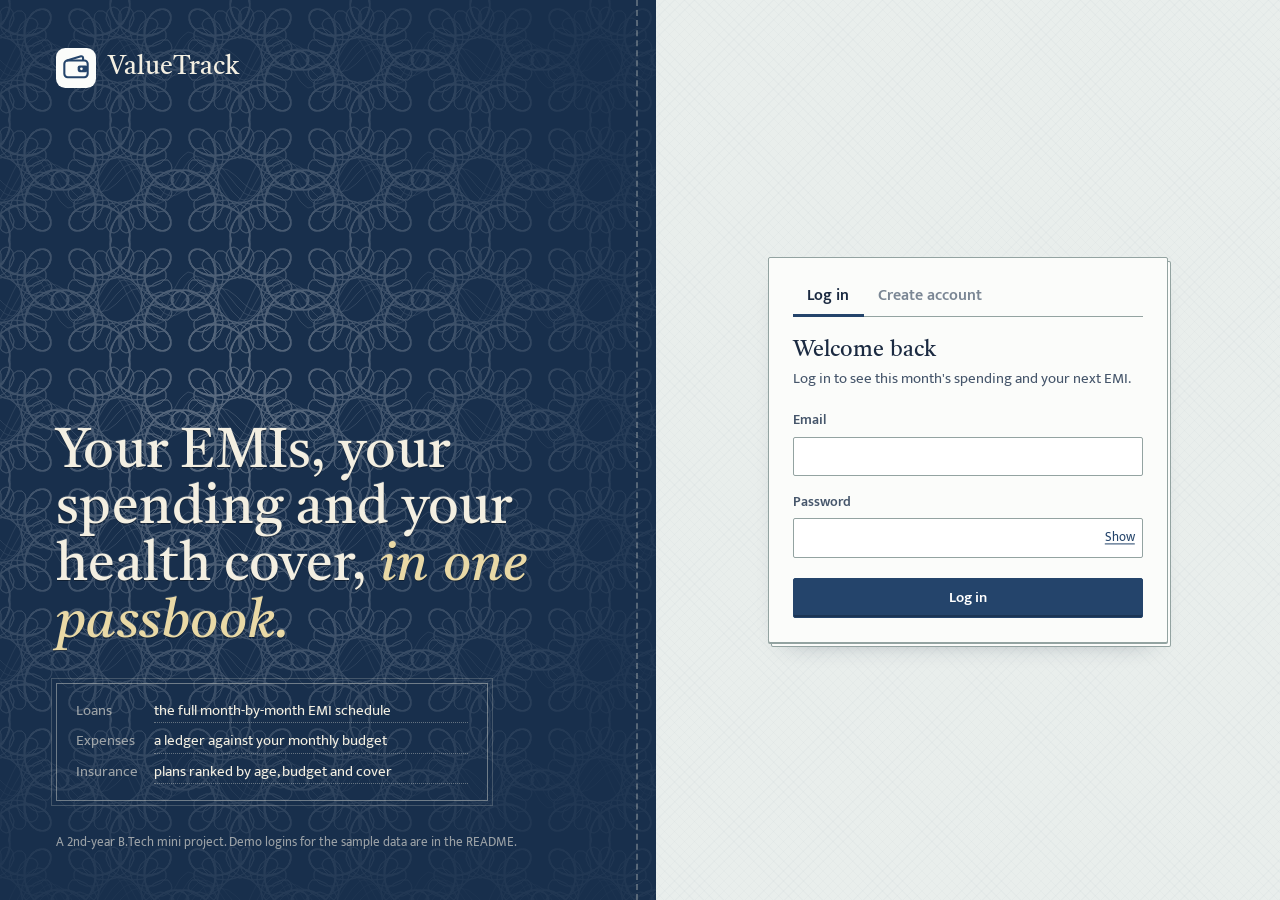
<file: frontend/index.html>
<!DOCTYPE html>
<html lang="en-IN">
<head>
    <meta charset="UTF-8">
    <meta name="viewport" content="width=device-width, initial-scale=1.0">
    <title>ValueTrack – log in</title>
    <meta name="description" content="Keep track of your loans, monthly spending and health insurance in one place.">
    <link rel="icon" href="img/logo.svg">
    <link rel="stylesheet" href="css/styles.css">
</head>
<body>
    <div class="cover-page">
        <section class="cover">
            <div class="cover-brand"><img src="img/logo.svg" alt="">ValueTrack</div>

            <h1 class="cover-title">Your EMIs, your spending and your health cover, <em>in one passbook.</em></h1>

            <dl class="cover-label">
                <dt>Loans</dt><dd>the full month-by-month EMI schedule</dd>
                <dt>Expenses</dt><dd>a ledger against your monthly budget</dd>
                <dt>Insurance</dt><dd>plans ranked by age, budget and cover</dd>
            </dl>

            <p class="cover-foot">A 2nd-year B.Tech mini project. Demo logins for the sample data are in the README.</p>
        </section>

        <main class="cover-form">
            <div class="sheet">
                <div class="tabs" role="tablist">
                    <button type="button" class="active" data-target="loginSection" role="tab">Log in</button>
                    <button type="button" data-target="registerSection" role="tab">Create account</button>
                </div>

                <div id="loginSection" class="auth-form">
                    <h2>Welcome back</h2>
                    <p class="lede">Log in to see this month's spending and your next EMI.</p>
                    <div id="loginAlert"></div>
                    <form id="loginForm">
                        <div class="field">
                            <label for="loginEmail">Email</label>
                            <input class="form-input" type="email" id="loginEmail" autocomplete="email" required>
                        </div>
                        <div class="field">
                            <label for="loginPassword">Password</label>
                            <div class="pw-wrap">
                                <input class="form-input" type="password" id="loginPassword" autocomplete="current-password" required>
                                <button type="button" class="link-btn pw-toggle" data-for="loginPassword">Show</button>
                            </div>
                        </div>
                        <div class="form-actions">
                            <button type="submit" class="btn btn-full">Log in</button>
                        </div>
                    </form>
                </div>

                <div id="registerSection" class="auth-form hidden">
                    <h2>Open a new passbook</h2>
                    <p class="lede">It only takes your name, email and a password.</p>
                    <div id="registerAlert"></div>
                    <form id="registerForm">
                        <div class="field">
                            <label for="registerName">Your name</label>
                            <input class="form-input" type="text" id="registerName" autocomplete="name" required>
                        </div>
                        <div class="field">
                            <label for="registerEmail">Email</label>
                            <input class="form-input" type="email" id="registerEmail" autocomplete="email" required>
                        </div>
                        <div class="field">
                            <label for="registerPassword">Password</label>
                            <div class="pw-wrap">
                                <input class="form-input" type="password" id="registerPassword" autocomplete="new-password" minlength="8" required>
                                <button type="button" class="link-btn pw-toggle" data-for="registerPassword">Show</button>
                            </div>
                            <span class="form-help">At least 8 characters, with at least one number.</span>
                        </div>
                        <div class="field">
                            <label for="registerConfirm">Password again</label>
                            <input class="form-input" type="password" id="registerConfirm" autocomplete="new-password" required>
                        </div>
                        <div class="form-actions">
                            <button type="submit" class="btn btn-full">Create account</button>
                        </div>
                    </form>
                </div>
            </div>
        </main>
    </div>

    <script src="js/api.js"></script>
    <script src="js/auth.js"></script>
</body>
</html>
</file>
<file: frontend/css/styles.css>
/* ValueTrack styles
   The look is borrowed from an Indian bank passbook: pale security-paper
   background, ink-blue print, ruled ledger rows and typewriter figures.
   Fonts: Tiro Devanagari Hindi (Tiro Typeworks) for headings, Mukta (Ek Type,
   Mumbai) for text, Courier Prime for money. */

@import url('https://fonts.googleapis.com/css2?family=Courier+Prime:wght@400;700&family=Mukta:wght@400;500;600;700&family=Tiro+Devanagari+Hindi:ital@0;1&display=swap');

:root {
    --paper: #e9eeec;
    --paper-dark: #dde4e1;
    --sheet: #fbfcfa;
    --ink: #1b2a41;
    --ink-2: #46566b;
    --ink-3: #7a8694;
    --rule: #cdd6d3;
    --rule-strong: #93a3a1;

    --blue: #24446b;
    --blue-dark: #182f4c;
    --blue-wash: #e4ebf3;
    --green: #2f6b45;
    --green-wash: #e3efe6;
    --amber: #95660f;
    --amber-wash: #f5ecd7;
    --red: #b23a2e;
    --red-wash: #f6e3e0;

    --display: 'Tiro Devanagari Hindi', Georgia, serif;
    --text: 'Mukta', 'Segoe UI', Tahoma, sans-serif;
    --maroon: #8a2b2b;
    --figures: 'Courier Prime', 'Courier New', monospace;
    --width: 1120px;
}

*, *::before, *::after { box-sizing: border-box; margin: 0; padding: 0; }

html { font-size: 16px; }

body {
    font-family: var(--text);
    font-size: 1rem;
    line-height: 1.5;
    color: var(--ink);
    background-color: var(--paper);
    /* faint guilloche-ish grain, like passbook paper */
    background-image:
        repeating-linear-gradient(45deg, rgba(36, 68, 107, 0.025) 0 1px, transparent 1px 7px),
        repeating-linear-gradient(-45deg, rgba(36, 68, 107, 0.025) 0 1px, transparent 1px 7px);
    min-height: 100vh;
}

a { color: var(--blue); text-underline-offset: 2px; }
a:hover { color: var(--blue-dark); }

h1, h2, h3, h4 { font-weight: 700; line-height: 1.2; color: var(--ink); }
h1, h2, h3 { font-family: var(--display); font-weight: 400; letter-spacing: 0.005em; }
h1 { font-size: 2.2rem; }
h2 { font-size: 1.4rem; }
h3 { font-size: 1.2rem; }
h4 { font-size: 1rem; }

p + p { margin-top: 0.6rem; }

code { font-family: var(--figures); font-size: 0.9em; }
.formula { display: block; margin: 0.4rem 0; padding: 0.4rem 0.6rem; background: var(--paper-dark); font-size: 0.85rem; white-space: nowrap; overflow-x: auto; }

.fig, .money { font-family: var(--figures); font-variant-numeric: tabular-nums; white-space: nowrap; }
.hidden { display: none !important; }

/* ---------- Header / navigation ---------- */

.site-head {
    background: var(--blue);
    color: #fff;
    border-bottom: 3px double rgba(255, 255, 255, 0.35);
}

.site-head-inner {
    max-width: var(--width);
    margin: 0 auto;
    padding: 0 1.25rem;
    display: flex;
    align-items: center;
    gap: 2rem;
    min-height: 56px;
}

.wordmark {
    display: flex;
    align-items: center;
    gap: 0.55rem;
    color: #fff;
    text-decoration: none;
    font-weight: 700;
    font-size: 1.15rem;
    letter-spacing: 0.01em;
}
.wordmark:hover { color: #fff; }
.wordmark img { width: 26px; height: 26px; display: block; }

.site-nav { display: flex; align-self: stretch; gap: 0.25rem; flex: 1; }

.site-nav a {
    display: flex;
    align-items: center;
    padding: 0 0.9rem;
    color: rgba(255, 255, 255, 0.78);
    text-decoration: none;
    font-weight: 500;
    border-bottom: 3px solid transparent;
    margin-bottom: -3px;
}
.site-nav a:hover { color: #fff; }
.site-nav a.active { color: #fff; border-bottom-color: #fff; }

.site-user { display: flex; align-items: center; gap: 1rem; font-size: 0.92rem; color: rgba(255, 255, 255, 0.85); }
.site-user button {
    background: none;
    border: 1px solid rgba(255, 255, 255, 0.45);
    color: #fff;
    font: inherit;
    font-size: 0.85rem;
    padding: 0.15rem 0.7rem;
    border-radius: 2px;
    cursor: pointer;
}
.site-user button:hover { background: rgba(255, 255, 255, 0.12); }

/* ---------- Page ---------- */

.page {
    max-width: var(--width);
    margin: 0 auto;
    padding: 2rem 1.25rem 4rem;
}

.page-title { margin-bottom: 1.5rem; }
.page-title h1 { margin-bottom: 0.2rem; }
.page-title p { color: var(--ink-2); max-width: 46rem; }

.sheet {
    background: var(--sheet);
    border: 1px solid var(--rule-strong);
    border-radius: 2px;
    padding: 1.5rem;
}
.sheet + .sheet { margin-top: 1.5rem; }
.cols > .sheet + .sheet, .cols > * + * { margin-top: 0; }

.sheet-head {
    display: flex;
    align-items: baseline;
    justify-content: space-between;
    gap: 1rem;
    flex-wrap: wrap;
    padding-bottom: 0.6rem;
    margin-bottom: 1rem;
    border-bottom: 1px solid var(--rule);
}
.sheet-head p { color: var(--ink-3); font-size: 0.9rem; }

.sheet.flush { padding: 0; }
.sheet.flush .sheet-head { padding: 1.1rem 1.5rem 0.6rem; margin-bottom: 0; }

.cols { display: grid; gap: 1.5rem; }
.cols-2 { grid-template-columns: 1fr 1fr; }
.cols-wide-left { grid-template-columns: 1.6fr 1fr; }
.cols-narrow-left { grid-template-columns: minmax(280px, 1fr) 2fr; align-items: start; }
.stack > * + * { margin-top: 1.5rem; }

.muted { color: var(--ink-3); }
.small { font-size: 0.875rem; }
.tiny { font-size: 0.78rem; }

/* ---------- Forms ---------- */

.field { display: flex; flex-direction: column; gap: 0.3rem; }
.field + .field { margin-top: 1rem; }
.fields > .field + .field { margin-top: 0; }
.fields { display: grid; gap: 1rem; }
.fields-2 { grid-template-columns: 1fr 1fr; }
.fields-4 { grid-template-columns: repeat(4, 1fr); }

label, .form-label {
    font-size: 0.9rem;
    font-weight: 600;
    color: var(--ink-2);
}

.form-input, .form-select, .form-textarea {
    width: 100%;
    font: inherit;
    color: var(--ink);
    background: #fff;
    border: 1px solid var(--rule-strong);
    border-radius: 2px;
    padding: 0.5rem 0.65rem;
    line-height: 1.4;
}
.form-input:not([type="file"]), .form-select { height: 2.45rem; }
.form-input[type="file"] { padding: 0.35rem; font-size: 0.9rem; }
.form-input:focus, .form-select:focus, .form-textarea:focus {
    outline: 2px solid var(--blue);
    outline-offset: -1px;
    border-color: var(--blue);
}
.form-input::placeholder, .form-textarea::placeholder { color: #a3adb8; }
.form-input[type="number"], .form-input.fig { font-family: var(--figures); }
.form-textarea { resize: vertical; min-height: 6rem; font-family: var(--figures); font-size: 0.85rem; }

.with-unit { position: relative; }
.with-unit .unit {
    position: absolute;
    top: 50%;
    transform: translateY(-50%);
    color: var(--ink-3);
    font-family: var(--figures);
    pointer-events: none;
}
.with-unit .unit.left { left: 0.65rem; }
.with-unit .unit.right { right: 0.65rem; }
.with-unit .unit.left + .form-input { padding-left: 1.6rem; }
.with-unit .form-input.pad-right { padding-right: 1.8rem; }

.form-help { font-size: 0.8rem; color: var(--ink-3); margin-top: 0.2rem; }

.check {
    display: flex;
    align-items: flex-start;
    gap: 0.55rem;
    font-weight: 500;
    color: var(--ink);
    cursor: pointer;
}
.check input { width: 1.05rem; height: 1.05rem; margin-top: 0.2rem; accent-color: var(--blue); flex-shrink: 0; }
.check span { display: block; }
.check .form-help { margin-top: 0; }
.checks { display: flex; flex-direction: column; gap: 0.6rem; }
.checks.inline { flex-direction: row; flex-wrap: wrap; gap: 1.5rem; }

.form-actions {
    display: flex;
    justify-content: flex-end;
    align-items: center;
    gap: 0.75rem;
    margin-top: 1.25rem;
}

fieldset { border: none; }
legend { font-size: 0.9rem; font-weight: 600; color: var(--ink-2); margin-bottom: 0.5rem; }

/* ---------- Buttons ---------- */

.btn {
    display: inline-flex;
    align-items: center;
    justify-content: center;
    gap: 0.4rem;
    font: inherit;
    font-weight: 600;
    font-size: 0.95rem;
    padding: 0.5rem 1.1rem;
    border-radius: 2px;
    border: 1px solid var(--blue);
    background: var(--blue);
    color: #fff;
    cursor: pointer;
    text-decoration: none;
    white-space: nowrap;
}
.btn:hover { background: var(--blue-dark); border-color: var(--blue-dark); color: #fff; }
.btn:disabled { opacity: 0.55; cursor: default; }
.btn-primary { /* same as .btn */ }
.btn-secondary, .btn-outline {
    background: transparent;
    color: var(--blue);
}
.btn-secondary:hover, .btn-outline:hover { background: var(--blue-wash); color: var(--blue-dark); }
.btn-danger { background: var(--red); border-color: var(--red); }
.btn-danger:hover { background: #8f2e24; border-color: #8f2e24; }
.btn-sm { font-size: 0.85rem; padding: 0.2rem 0.65rem; }
.btn-full { width: 100%; }

.link-btn {
    background: none;
    border: none;
    padding: 0;
    font: inherit;
    font-size: 0.9rem;
    color: var(--blue);
    text-decoration: underline;
    text-underline-offset: 2px;
    cursor: pointer;
}
.link-btn:hover { color: var(--blue-dark); }
.link-btn.danger { color: var(--red); }

.spinner {
    width: 0.9em;
    height: 0.9em;
    border: 2px solid rgba(255, 255, 255, 0.4);
    border-top-color: #fff;
    border-radius: 50%;
    animation: spin 0.7s linear infinite;
}
@keyframes spin { to { transform: rotate(360deg); } }

/* ---------- Ledger tables ---------- */

.table-wrap { overflow-x: auto; }
.table-wrap.scroll { max-height: 34rem; overflow-y: auto; }

table { width: 100%; border-collapse: collapse; font-size: 0.95rem; }

thead th {
    text-align: left;
    font-weight: 600;
    font-size: 0.85rem;
    color: var(--ink-2);
    padding: 0.55rem 0.75rem;
    border-bottom: 3px double var(--rule-strong);
    background: var(--sheet);
    white-space: nowrap;
}
.table-wrap.scroll thead th { position: sticky; top: 0; z-index: 1; }

tbody td {
    padding: 0.5rem 0.75rem;
    border-bottom: 1px solid var(--rule);
    vertical-align: top;
}
tbody tr:nth-child(even) td { background: rgba(221, 228, 225, 0.35); }
tbody tr.group td {
    background: var(--paper-dark);
    font-weight: 700;
    font-size: 0.85rem;
    color: var(--ink-2);
    padding-top: 0.3rem;
    padding-bottom: 0.3rem;
}
tfoot td {
    padding: 0.6rem 0.75rem;
    border-top: 3px double var(--rule-strong);
    font-weight: 700;
}

th.num, td.num { text-align: right; }
td.num, td.fig { font-family: var(--figures); font-variant-numeric: tabular-nums; white-space: nowrap; }
td.empty { text-align: center; color: var(--ink-3); padding: 2rem 1rem; }
td.nowrap { white-space: nowrap; }

/* ---------- Tags (small inline labels) ---------- */

.tag, .badge {
    display: inline-block;
    font-size: 0.75rem;
    font-weight: 600;
    line-height: 1.5;
    padding: 0 0.4rem;
    border: 1px solid currentColor;
    border-radius: 2px;
    color: var(--ink-2);
    white-space: nowrap;
    vertical-align: 0.1em;
}
.badge-success, .tag.green { color: var(--green); }
.badge-danger, .tag.red { color: var(--red); }
.badge-warning, .tag.amber { color: var(--amber); }
.badge-info, .badge-primary, .tag.blue { color: var(--blue); }
.badge-neutral, .badge-muted { color: var(--ink-3); }

/* the rubber stamp */
.stamp {
    display: inline-block;
    font-family: var(--figures);
    font-weight: 700;
    font-size: 0.8rem;
    letter-spacing: 0.08em;
    text-transform: uppercase;
    color: var(--red);
    border: 2px solid var(--red);
    border-radius: 3px;
    padding: 0 0.45rem;
    transform: rotate(-4deg);
    opacity: 0.85;
}
.stamp.green { color: var(--green); border-color: var(--green); }

/* ---------- Notices ---------- */

.alert {
    padding: 0.6rem 0.85rem;
    border-left: 4px solid var(--blue);
    background: var(--blue-wash);
    font-size: 0.92rem;
    margin-bottom: 1rem;
}
.alert-success { border-color: var(--green); background: var(--green-wash); }
.alert-danger { border-color: var(--red); background: var(--red-wash); }
.alert-warning { border-color: var(--amber); background: var(--amber-wash); }

/* ---------- Budget meter ---------- */

.meter {
    position: relative;
    height: 14px;
    border: 1px solid var(--rule-strong);
    background: #fff;
    border-radius: 1px;
}
.meter-fill { height: 100%; width: 0; background: var(--green); transition: width 0.3s ease; }
.meter-fill.amber { background: var(--amber); }
.meter-fill.red { background: var(--red); }
.meter-mark {
    position: absolute;
    top: -4px;
    bottom: -4px;
    left: 75%;
    border-left: 1px dashed var(--ink-3);
}
.meter-scale {
    display: flex;
    justify-content: space-between;
    font-family: var(--figures);
    font-size: 0.75rem;
    color: var(--ink-3);
    margin-top: 0.2rem;
}

/* ---------- Dashboard ---------- */


.big-figure {
    font-family: var(--figures);
    font-size: 2.1rem;
    font-weight: 700;
    line-height: 1.1;
    letter-spacing: -0.01em;
}
.big-figure .of { font-size: 1.1rem; font-weight: 400; color: var(--ink-2); }

.month-note { margin: 0.4rem 0 1rem; color: var(--ink-2); }

.facts { list-style: none; }
.facts li {
    display: flex;
    justify-content: space-between;
    align-items: baseline;
    gap: 1rem;
    padding: 0.55rem 0;
    border-bottom: 1px dotted var(--rule-strong);
}
.facts li:first-child { padding-top: 0; }
.facts li:last-child { border-bottom: none; padding-bottom: 0; }
.facts .what { color: var(--ink-2); }
.facts .what small { display: block; color: var(--ink-3); font-size: 0.8rem; }
.facts .value { font-family: var(--figures); font-weight: 700; text-align: right; }
.facts .value small { display: block; font-family: var(--text); font-weight: 400; font-size: 0.8rem; color: var(--ink-3); }

/* hand-made bar charts */
.bars {
    display: flex;
    align-items: flex-end;
    gap: 0.75rem;
    height: 170px;
    padding: 0 0.25rem;
    border-bottom: 1px solid var(--ink-2);
}
.bar {
    flex: 1;
    display: flex;
    flex-direction: column;
    justify-content: flex-end;
    align-items: center;
    height: 100%;
}
.bar-value { font-family: var(--figures); font-size: 0.72rem; color: var(--ink-2); margin-bottom: 0.15rem; }
.bar-col { width: 100%; max-width: 46px; background: var(--blue); min-height: 1px; }
.bar.current .bar-col { background: repeating-linear-gradient(135deg, var(--blue) 0 4px, #4f6c91 4px 7px); }
.bar-col.over { background: var(--red); }
.bar-labels { display: flex; gap: 0.75rem; padding: 0.3rem 0.25rem 0; }
.bar-labels span { flex: 1; text-align: center; font-size: 0.8rem; color: var(--ink-2); }

.hbars { list-style: none; }
.hbars li { display: grid; grid-template-columns: 7.5rem 1fr 6.5rem; gap: 0.6rem; align-items: center; padding: 0.22rem 0; font-size: 0.9rem; }
.hbars .track { height: 10px; background: var(--paper-dark); }
.hbars .fill { height: 100%; background: var(--blue); }
.hbars .amt { font-family: var(--figures); text-align: right; font-size: 0.85rem; }

/* ---------- Loans ---------- */

.summary-line {
    display: flex;
    flex-wrap: wrap;
    gap: 0.5rem 2.5rem;
    padding: 1rem 0 0.25rem;
}
.summary-line div { display: flex; flex-direction: column; }
.summary-line dt { font-size: 0.85rem; color: var(--ink-2); }
.summary-line dd { font-family: var(--figures); font-weight: 700; font-size: 1.25rem; }

.lookup { display: flex; gap: 0.5rem; align-items: flex-end; }
.lookup .field { flex: 1; }

/* ---------- Insurance ---------- */

.plan {
    border: 1px solid var(--rule-strong);
    background: #fff;
    padding: 1rem 1.25rem;
    display: grid;
    grid-template-columns: 2.25rem 1fr auto;
    gap: 0 1rem;
}
.plan + .plan { margin-top: 0.85rem; }
.plan-rank { font-family: var(--figures); font-size: 1.5rem; font-weight: 700; color: var(--ink-3); line-height: 1.2; }
.plan:first-child .plan-rank { color: var(--blue); }
.plan h3 { font-size: 1.1rem; }
.plan .sub { color: var(--ink-2); font-size: 0.9rem; }
.plan-score { text-align: right; }
.plan-score .fig { font-size: 1.5rem; font-weight: 700; }
.plan-score .muted { font-size: 0.8rem; }
.plan-terms {
    grid-column: 2 / 4;
    display: flex;
    flex-wrap: wrap;
    gap: 0.25rem 1.75rem;
    margin-top: 0.6rem;
    font-size: 0.9rem;
}
.plan-terms b { font-family: var(--figures); }
.reasons { grid-column: 2 / 4; list-style: none; margin-top: 0.6rem; padding-top: 0.6rem; border-top: 1px dotted var(--rule-strong); columns: 2; column-gap: 1.5rem; }
.reasons li { font-size: 0.88rem; padding: 0.08rem 0 0.08rem 1.3rem; position: relative; break-inside: avoid; }
.reasons li::before { position: absolute; left: 0; font-weight: 700; font-family: var(--figures); }
.reasons li.yes::before { content: '✓'; color: var(--green); }
.reasons li.no::before { content: '✗'; color: var(--red); }
.reasons li.warn::before { content: '!'; color: var(--amber); }
.reasons li.extra::before { content: '+'; color: var(--blue); }
.reasons li.no { color: var(--red); }

.weights { width: 100%; font-size: 0.9rem; }
.weights td { padding: 0.25rem 0; border-bottom: 1px dotted var(--rule); background: none !important; }
.weights td:last-child { text-align: right; font-family: var(--figures); }

/* ---------- Login page ---------- */

.auth-wrap {
    max-width: 920px;
    margin: 0 auto;
    padding: 3.5rem 1.25rem;
    display: grid;
    grid-template-columns: 1fr 380px;
    gap: 3rem;
    align-items: start;
}
.auth-intro h1 { font-size: 2rem; margin-bottom: 0.75rem; }
.auth-intro p { color: var(--ink-2); max-width: 30rem; }
.auth-intro ul { margin: 1.25rem 0 0 1.1rem; color: var(--ink-2); }
.auth-intro li + li { margin-top: 0.35rem; }
.auth-intro .example {
    margin-top: 1.75rem;
    max-width: 26rem;
    font-size: 0.9rem;
}

.tabs { display: flex; border-bottom: 1px solid var(--rule-strong); margin: -0.25rem 0 1.25rem; }
.tabs button {
    background: none;
    border: none;
    font: inherit;
    font-weight: 600;
    color: var(--ink-3);
    padding: 0.4rem 0.9rem;
    border-bottom: 3px solid transparent;
    margin-bottom: -1px;
    cursor: pointer;
}
.tabs button.active { color: var(--ink); border-bottom-color: var(--blue); }

.pw-wrap { position: relative; }
.pw-wrap .form-input { padding-right: 4rem; }
.pw-toggle {
    position: absolute;
    right: 0.5rem;
    top: 50%;
    transform: translateY(-50%);
    font-size: 0.8rem;
}

/* ---------- Admin ---------- */

.admin-tabs { display: flex; flex-wrap: wrap; border-bottom: 1px solid var(--rule-strong); margin-bottom: 1.5rem; }
.admin-tab-btn {
    background: none;
    border: none;
    font: inherit;
    font-weight: 600;
    color: var(--ink-3);
    padding: 0.5rem 1rem;
    border-bottom: 3px solid transparent;
    margin-bottom: -1px;
    cursor: pointer;
}
.admin-tab-btn:hover { color: var(--ink); }
.admin-tab-btn.active { color: var(--ink); border-bottom-color: var(--blue); }
.admin-tab-panel { display: none; }
.admin-tab-panel.active { display: block; }

.row-actions { display: flex; gap: 0.75rem; white-space: nowrap; }

.pagination { display: flex; gap: 0.4rem; flex-wrap: wrap; justify-content: center; margin-top: 1rem; }
.pagination button {
    font: inherit;
    font-size: 0.85rem;
    font-family: var(--figures);
    min-width: 2.2rem;
    padding: 0.2rem 0.55rem;
    background: var(--sheet);
    border: 1px solid var(--rule-strong);
    border-radius: 2px;
    color: var(--ink);
    cursor: pointer;
}
.pagination button:hover:not(:disabled) { border-color: var(--blue); }
.pagination button.active { background: var(--blue); border-color: var(--blue); color: #fff; }
.pagination button:disabled { opacity: 0.45; cursor: default; }

/* ---------- Modals ---------- */

.modal-overlay {
    position: fixed;
    inset: 0;
    background: rgba(27, 42, 65, 0.45);
    display: flex;
    align-items: center;
    justify-content: center;
    padding: 1rem;
    z-index: 50;
}
.modal-container {
    background: var(--sheet);
    border: 1px solid var(--rule-strong);
    width: 100%;
    max-width: 640px;
    max-height: calc(100vh - 2rem);
    overflow-y: auto;
}
.modal-header {
    display: flex;
    justify-content: space-between;
    align-items: center;
    padding: 0.9rem 1.25rem;
    border-bottom: 1px solid var(--rule);
}
.modal-body { padding: 1.25rem; }
.modal-footer { display: flex; justify-content: flex-end; gap: 0.6rem; padding-top: 1rem; }
.modal-close { background: none; border: none; font: inherit; font-size: 1.4rem; line-height: 1; color: var(--ink-3); cursor: pointer; padding: 0 0.25rem; }
.modal-close:hover { color: var(--ink); }

/* ---------- Footer ---------- */

.site-foot {
    max-width: var(--width);
    margin: 0 auto;
    padding: 0 1.25rem 2rem;
    font-size: 0.8rem;
    color: var(--ink-3);
}

/* ---------- Small screens ---------- */

@media (max-width: 900px) {
    .cols-2, .cols-wide-left, .cols-narrow-left, .auth-wrap { grid-template-columns: 1fr; }
    .fields-4 { grid-template-columns: 1fr 1fr; }
    .auth-wrap { padding-top: 2rem; gap: 2rem; }
    .reasons { columns: 1; }
}

@media (max-width: 640px) {
    .site-head-inner { flex-wrap: wrap; gap: 0.5rem 1rem; padding-top: 0.5rem; }
    .site-nav { order: 3; flex-basis: 100%; overflow-x: auto; min-height: 42px; }
    .site-nav a { padding: 0 0.6rem; }
    .site-user span { display: none; }
    .fields-2, .fields-4 { grid-template-columns: 1fr; }
    .page { padding-top: 1.25rem; }
    .sheet { padding: 1rem; }
    .big-figure { font-size: 1.7rem; }
    .hbars li { grid-template-columns: 5.5rem 1fr 5.5rem; }
    .plan { grid-template-columns: 1.75rem 1fr; }
    .plan-score { grid-column: 2; text-align: left; margin-top: 0.4rem; }
    .plan-terms, .reasons { grid-column: 1 / 3; }
}

/* =====================================================================
   Details: security print, paper, stamps
   ===================================================================== */

/* header: ink-blue band with guilloche linework, like a passbook cover */
.site-head {
    position: relative;
    background-color: var(--blue);
    background-image: url('../img/guilloche.svg');
    background-size: 240px 120px;
    background-position: center -30px;
    border-bottom: none;
    box-shadow: inset 0 -1px 0 rgba(255, 255, 255, 0.25), 0 3px 0 var(--maroon);
}
.site-head::before {
    content: '';
    position: absolute;
    inset: 0;
    background: linear-gradient(90deg, var(--blue) 0%, rgba(36, 68, 107, 0.86) 30%, rgba(36, 68, 107, 0.86) 70%, var(--blue) 100%);
    pointer-events: none;
}
.site-head-inner { position: relative; min-height: 64px; }
.wordmark { font-family: var(--display); font-weight: 400; font-size: 1.45rem; letter-spacing: 0.01em; }
.wordmark img { width: 30px; height: 30px; }
.site-nav a { font-size: 1rem; }
.site-nav a.active { background: rgba(255, 255, 255, 0.08); }

/* sheets look like stacked pages */
.sheet {
    position: relative;
    box-shadow:
        0 1px 0 var(--rule-strong),
        3px 4px 0 -1px var(--sheet),
        3px 4px 0 0 var(--rule-strong),
        0 14px 24px -18px rgba(27, 42, 65, 0.45);
}

/* a register's red double margin line down ledger sheets */
.sheet.ledger::before {
    content: '';
    position: absolute;
    top: 0;
    bottom: 0;
    left: 0.85rem;
    width: 3px;
    border-left: 1px solid rgba(178, 58, 46, 0.5);
    border-right: 1px solid rgba(178, 58, 46, 0.5);
    pointer-events: none;
    z-index: 2;
}
.sheet.ledger th:first-child, .sheet.ledger td:first-child { padding-left: 1.6rem; }
.sheet.ledger tfoot td { background: var(--sheet); }

tbody tr:hover td { background: rgba(228, 235, 243, 0.8); }
tbody tr.group:hover td { background: var(--paper-dark); }

.btn { box-shadow: inset 0 -2px 0 rgba(0, 0, 0, 0.22); }
.btn-secondary, .btn-outline { box-shadow: inset 0 -2px 0 rgba(36, 68, 107, 0.15); }
.btn:active { transform: translateY(1px); box-shadow: none; }

/* rubber stamp with uneven ink */
.stamp, .paid {
    -webkit-mask-image: url("data:image/svg+xml,%3Csvg xmlns='http://www.w3.org/2000/svg' width='120' height='60'%3E%3Cfilter id='n'%3E%3CfeTurbulence type='fractalNoise' baseFrequency='0.9' numOctaves='2' seed='4'/%3E%3CfeColorMatrix values='0 0 0 0 0 0 0 0 0 0 0 0 0 0 0 0 0 0 -1.5 1.55'/%3E%3C/filter%3E%3Crect width='120' height='60' filter='url(%23n)'/%3E%3C/svg%3E");
            mask-image: url("data:image/svg+xml,%3Csvg xmlns='http://www.w3.org/2000/svg' width='120' height='60'%3E%3Cfilter id='n'%3E%3CfeTurbulence type='fractalNoise' baseFrequency='0.9' numOctaves='2' seed='4'/%3E%3CfeColorMatrix values='0 0 0 0 0 0 0 0 0 0 0 0 0 0 0 0 0 0 -1.5 1.55'/%3E%3C/filter%3E%3Crect width='120' height='60' filter='url(%23n)'/%3E%3C/svg%3E");
}
.stamp { font-size: 0.85rem; padding: 0.05rem 0.55rem; border-width: 2px; box-shadow: inset 0 0 0 1px currentColor; border-color: currentColor; }

.paid {
    display: inline-block;
    margin-left: 0.5rem;
    font-family: var(--figures);
    font-weight: 700;
    font-size: 0.66rem;
    letter-spacing: 0.12em;
    color: var(--green);
    border: 1.5px solid currentColor;
    border-radius: 2px;
    padding: 0 0.3rem;
    transform: rotate(-6deg);
    opacity: 0.8;
    vertical-align: 0.1em;
}
tr.is-paid td { color: var(--ink-3); }
tr.is-paid td.num { color: var(--ink-2); }
tr.is-next td { background: var(--amber-wash) !important; }

/* ---------- account strip on the overview ---------- */

.account {
    display: grid;
    grid-template-columns: 1fr auto;
    gap: 1.5rem;
    align-items: end;
    padding: 1.4rem 1.5rem;
    margin-bottom: 1.75rem;
    background-color: var(--sheet);
    background-image: url('../img/guilloche-ink.svg');
    background-size: 240px 120px;
    border: 1px solid var(--rule-strong);
    position: relative;
    box-shadow: 0 14px 24px -18px rgba(27, 42, 65, 0.45);
}
.account::before {
    content: '';
    position: absolute;
    inset: 0;
    background: linear-gradient(90deg, rgba(251, 252, 250, 0.97) 35%, rgba(251, 252, 250, 0.84));
    pointer-events: none;
}
.account > * { position: relative; }
.account h1 { font-size: 2.4rem; line-height: 1.05; }
.account .label { display: block; font-size: 0.8rem; color: var(--ink-3); }
.account dl { display: flex; gap: 2.25rem; }
.account dd { font-family: var(--figures); font-weight: 700; }

/* ---------- charts ---------- */

.chart { position: relative; }
.bars {
    position: relative;
    background-image: repeating-linear-gradient(to top, var(--rule) 0 1px, transparent 1px 42px);
    background-position: bottom;
}
.bar-col {
    position: relative;
    max-width: 52px;
    background: linear-gradient(to right, #2b5281, var(--blue));
    transform-origin: bottom;
    animation: grow 0.55s cubic-bezier(.2, .7, .2, 1) both;
}
.bar:nth-child(2) .bar-col { animation-delay: 0.04s; }
.bar:nth-child(3) .bar-col { animation-delay: 0.08s; }
.bar:nth-child(4) .bar-col { animation-delay: 0.12s; }
.bar:nth-child(5) .bar-col { animation-delay: 0.16s; }
.bar:nth-child(6) .bar-col { animation-delay: 0.2s; }
.bar.current .bar-col { background: repeating-linear-gradient(135deg, var(--blue) 0 4px, #5a779b 4px 7px); }
.bar-col.over { background: linear-gradient(to right, #c04a3d, var(--red)); }
.bar.current .bar-col.over { background: repeating-linear-gradient(135deg, var(--red) 0 4px, #cf7a70 4px 7px); }
.bars { padding-left: 3.6rem; }
.bar-labels { padding-left: calc(3.6rem + 0.25rem); }
.bar:hover .bar-col { filter: brightness(1.15); }
@keyframes grow { from { transform: scaleY(0); } to { transform: scaleY(1); } }

.budget-line {
    position: absolute;
    left: 0;
    right: 0;
    border-top: 2px dashed var(--red);
    pointer-events: none;
    z-index: 1;
}
.budget-line span {
    position: absolute;
    left: -0.25rem;
    top: -1.3rem;
    font-size: 0.72rem;
    font-family: var(--figures);
    color: var(--red);
    background: var(--sheet);
    padding: 0 0.25rem;
}

.hbars .track { height: 12px; background: repeating-linear-gradient(90deg, var(--paper-dark) 0 6px, var(--paper) 6px 7px); }
.hbars .fill { background: linear-gradient(to right, #2b5281, var(--blue)); animation: widen 0.6s cubic-bezier(.2, .7, .2, 1) both; transform-origin: left; }
@keyframes widen { from { transform: scaleX(0); } to { transform: scaleX(1); } }
.hbars .share { color: var(--ink-3); font-size: 0.75rem; }
.hbars li { grid-template-columns: 7.5rem 1fr 6.5rem 2.5rem; }

.meter { height: 16px; background: repeating-linear-gradient(90deg, #fff 0 9px, var(--paper) 9px 10px); }
.meter-fill { background: linear-gradient(to bottom, #3a7f54, var(--green)); }
.meter-fill.amber { background: linear-gradient(to bottom, #b07a16, var(--amber)); }
.meter-fill.red { background: linear-gradient(to bottom, #c4493c, var(--red)); }

.big-figure { font-size: 2.5rem; }

/* ---------- insurance: results as policy certificates ---------- */

.plan {
    position: relative;
    border: 1px solid var(--rule-strong);
    outline: 1px solid var(--rule);
    outline-offset: -6px;
    background-color: #fff;
    padding: 1.15rem 1.4rem 1.1rem;
    grid-template-columns: 3rem 1fr auto;
    overflow: hidden;
}
.plan::after {
    content: '';
    position: absolute;
    right: -60px;
    bottom: -40px;
    width: 240px;
    height: 120px;
    background: url('../img/guilloche-ink.svg');
    opacity: 0.09;
    pointer-events: none;
}
.plan > * { position: relative; z-index: 1; }
.plan-rank { font-family: var(--display); font-size: 2.2rem; font-weight: 400; color: var(--rule-strong); }
.plan:first-child { border-color: var(--blue); outline-color: rgba(36, 68, 107, 0.35); }
.plan:first-child .plan-rank { color: var(--blue); }
.plan h3 { font-size: 1.3rem; }

.seal {
    width: 64px;
    height: 64px;
    border-radius: 50%;
    display: flex;
    flex-direction: column;
    align-items: center;
    justify-content: center;
    color: var(--blue);
    border: 2px solid currentColor;
    box-shadow: inset 0 0 0 3px #fff, inset 0 0 0 4px currentColor;
    transform: rotate(-8deg);
    line-height: 1;
}
.seal .fig { font-size: 1.35rem; font-weight: 700; }
.seal small { font-size: 0.6rem; letter-spacing: 0.1em; text-transform: uppercase; margin-top: 0.15rem; }
.plan:first-child .seal { color: var(--green); }
.plan-score { display: flex; justify-content: flex-end; }

.first-pick {
    font-family: var(--figures);
    font-size: 0.7rem;
    font-weight: 700;
    letter-spacing: 0.12em;
    text-transform: uppercase;
    color: var(--green);
    margin-left: 0.4rem;
}

/* ---------- login: the passbook cover ---------- */

.cover-page { min-height: 100vh; display: grid; grid-template-columns: 1.05fr 1fr; }
.cover {
    position: relative;
    color: #f3efe2;
    background-color: var(--blue-dark);
    background-image: url('../img/guilloche.svg');
    background-size: 240px 120px;
    padding: 3rem 3.5rem;
    display: flex;
    flex-direction: column;
    overflow: hidden;
}
.cover::before {
    content: '';
    position: absolute;
    inset: 0;
    background: radial-gradient(ellipse at 35% 45%, rgba(24, 47, 76, 0.7), rgba(24, 47, 76, 0.96) 75%);
    pointer-events: none;
}
.cover::after {
    /* stitched spine */
    content: '';
    position: absolute;
    top: 0;
    bottom: 0;
    right: 18px;
    border-right: 2px dashed rgba(243, 239, 226, 0.28);
}
.cover > * { position: relative; }
.cover-brand { display: flex; align-items: center; gap: 0.75rem; font-family: var(--display); font-size: 1.6rem; }
.cover-brand img { width: 40px; height: 40px; }
.cover-title {
    margin-top: auto;
    font-family: var(--display);
    font-weight: 400;
    font-size: 3.4rem;
    line-height: 1.04;
    color: #f3efe2;
    text-shadow: 0 1px 0 rgba(0, 0, 0, 0.35), 0 -1px 0 rgba(255, 255, 255, 0.12);
}
.cover-title em { font-style: italic; color: #e9d9a6; }
.cover-label {
    margin-top: 2rem;
    display: grid;
    grid-template-columns: auto 1fr;
    gap: 0.45rem 1rem;
    max-width: 27rem;
    padding: 1rem 1.2rem;
    border: 1px solid rgba(243, 239, 226, 0.4);
    outline: 1px solid rgba(243, 239, 226, 0.2);
    outline-offset: 4px;
    font-size: 0.92rem;
}
.cover-label dt { color: rgba(243, 239, 226, 0.6); }
.cover-label dd { border-bottom: 1px dotted rgba(243, 239, 226, 0.35); }
.cover-foot { margin-top: 2rem; font-size: 0.8rem; color: rgba(243, 239, 226, 0.6); }

.cover-form { display: flex; align-items: center; justify-content: center; padding: 3rem 2rem; }
.cover-form .sheet { width: 100%; max-width: 400px; }
.cover-form h2 { margin-bottom: 0.25rem; }
.cover-form .lede { color: var(--ink-2); font-size: 0.92rem; margin-bottom: 1.25rem; }

@media (max-width: 900px) {
    .cover-page { grid-template-columns: 1fr; }
    .cover { padding: 2rem 1.5rem; min-height: auto; }
    .cover-title { font-size: 2.4rem; margin-top: 2rem; }
    .account { grid-template-columns: 1fr; }
    .account dl { flex-wrap: wrap; gap: 1rem 2rem; }
}
@media (max-width: 640px) {
    .hbars li { grid-template-columns: 5.5rem 1fr 5.5rem; }
    .hbars .share { display: none; }
}
@media (prefers-reduced-motion: reduce) {
    .bar-col, .hbars .fill { animation: none; }
}

#topPlan { font-family: var(--display); font-weight: 400; font-size: 1.1rem; }
</file>
